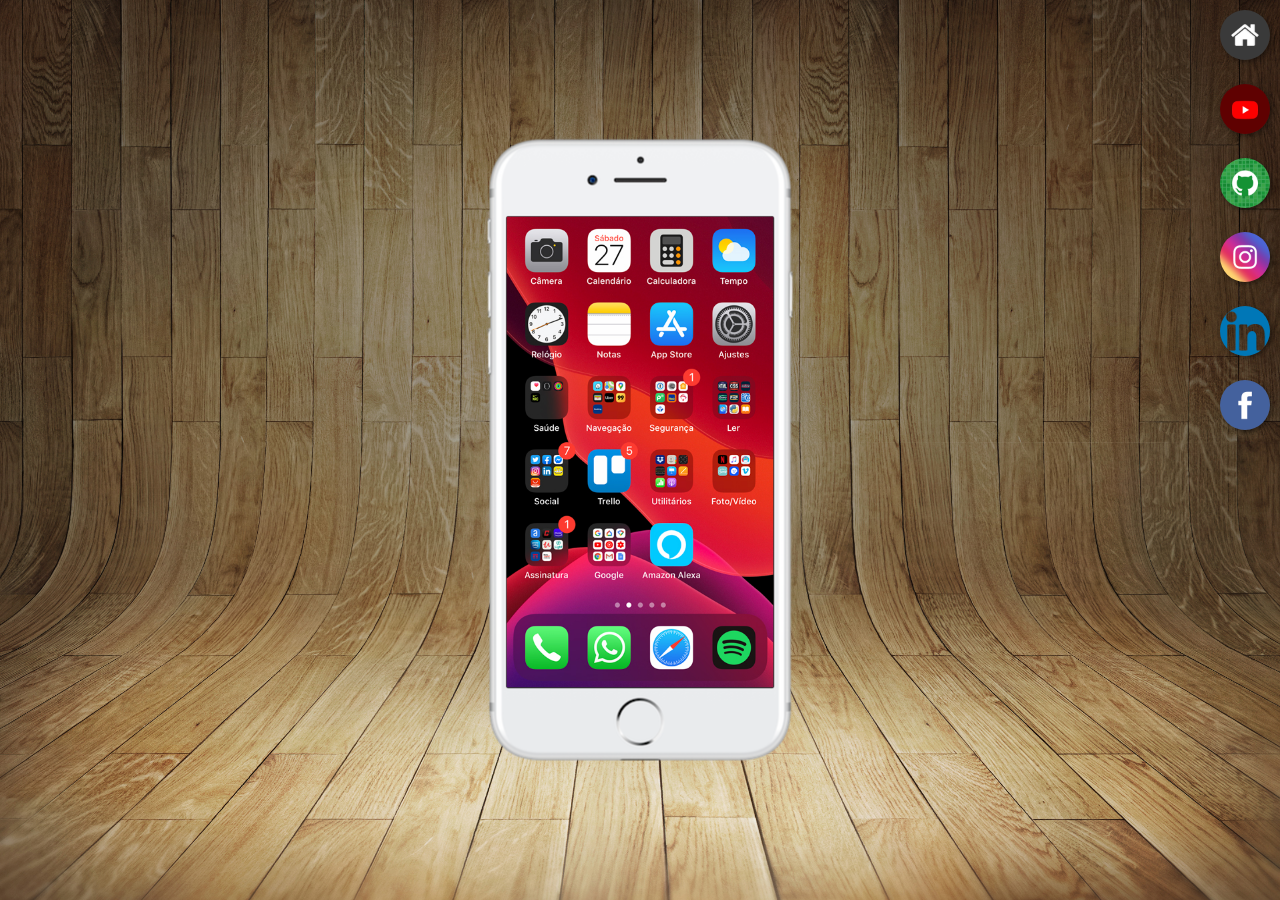
<file: index.html>
<!DOCTYPE html>
<html lang="pt-br">
<head>
    <meta charset="UTF-8">
    <meta name="viewport" content="width=device-width, initial-scale=1.0">
    <title>Projeto Redes Sociais</title>
    <link rel="shortcut icon" href="favicon.ico" type="image/x-icon">
    <link rel="stylesheet" href="estilos/style.css">
</head>
<body>
    <main>
        <section id="telefone">
            <iframe src="home.html" name="tela" id="tela" frameborder="0"></iframe>
        </section>
        <section id="redes-sociais">
            <a href="home.html" target="tela"><img src="imagens/logo-home.jpg" alt="Home"></a><br>
            <a href="youtube.html" target="tela"><img src="imagens/logo-youtube.jpg" alt="YouTube"></a><br>
            <a href="github.html" target="tela"><img src="imagens/logo-github.jpg" alt="GitHub"></a><br>
            <a href="instagram.html" target="tela"><img src="imagens/logo-instagram.jpg" alt="Instagram"></a><br>
            <a href="linkedin.html" target="tela"><img src="imagens/linkedin.jpg" alt="Linkedin"></a><br>
            <a href="facebook.html" target="tela"><img src="imagens/logo-facebook.jpg" alt="Facebook"></a>

        </section>
    </main>
</body>
</html>
</file>
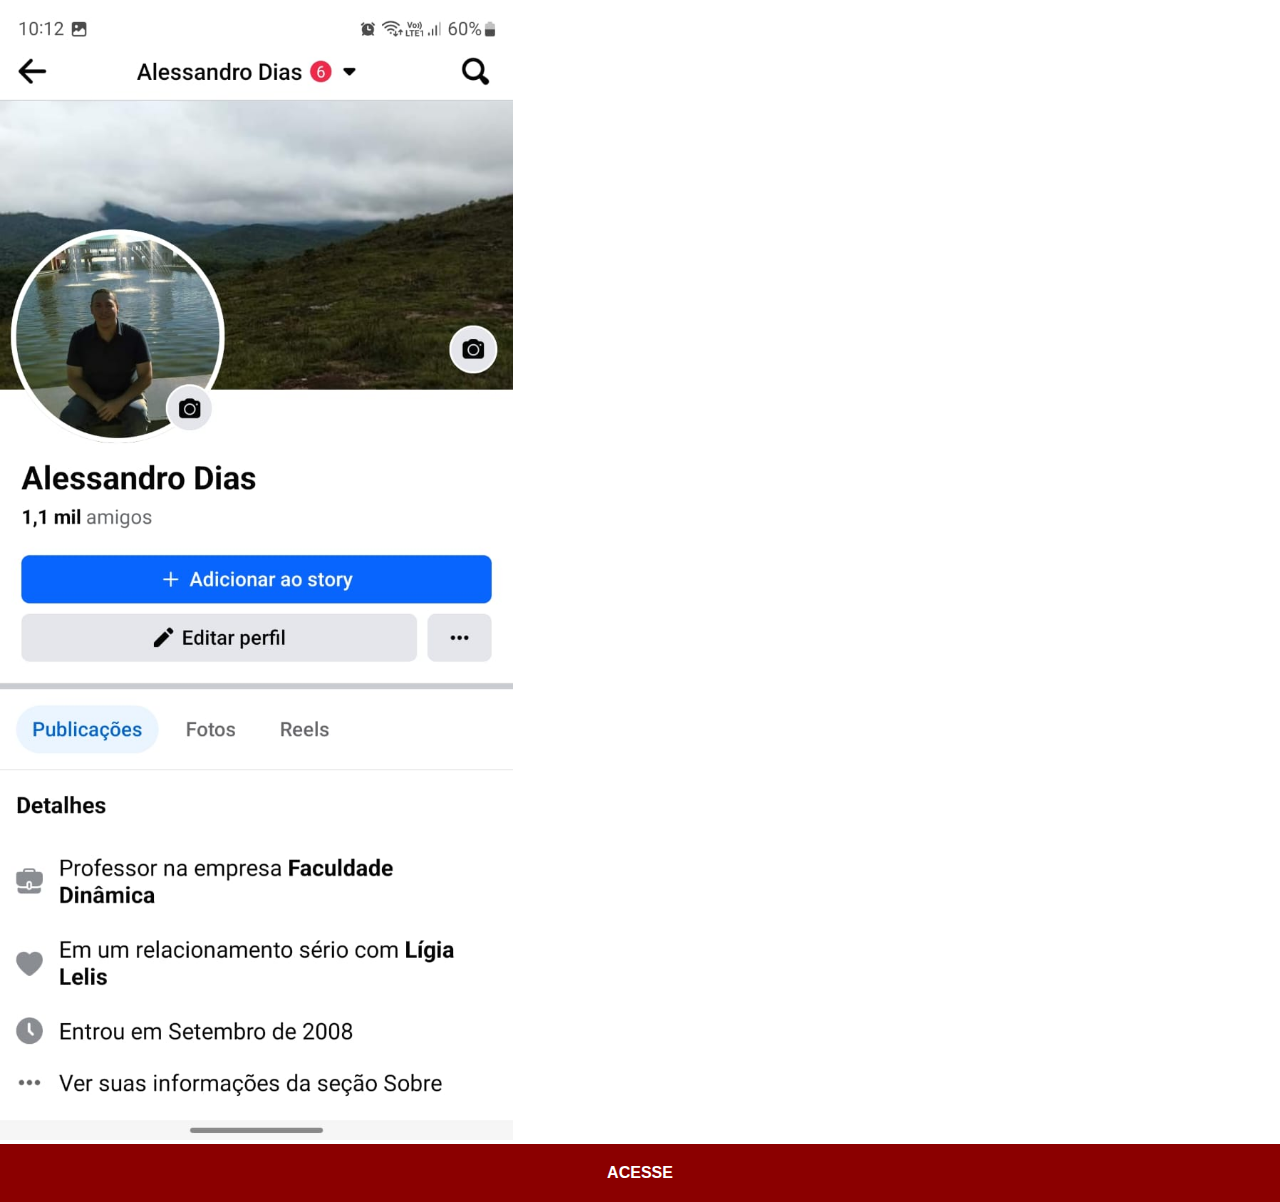
<file: facebook.html>
<!DOCTYPE html>
<html lang="pt-br">
<head>
    <meta charset="UTF-8">
    <meta name="viewport" content="width=device-width, initial-scale=1.0">
    <title>Facebook</title>
    <link rel="stylesheet" href="estilos/social.css">
    
</head>
<body>
    <img src="imagens/tela-facebook.jpg" alt="Facebook">
    <a href="https://www.facebook.com/alessandro.c.dias/" target="_blank">ACESSE</a>
    
</body>
</html>
</file>
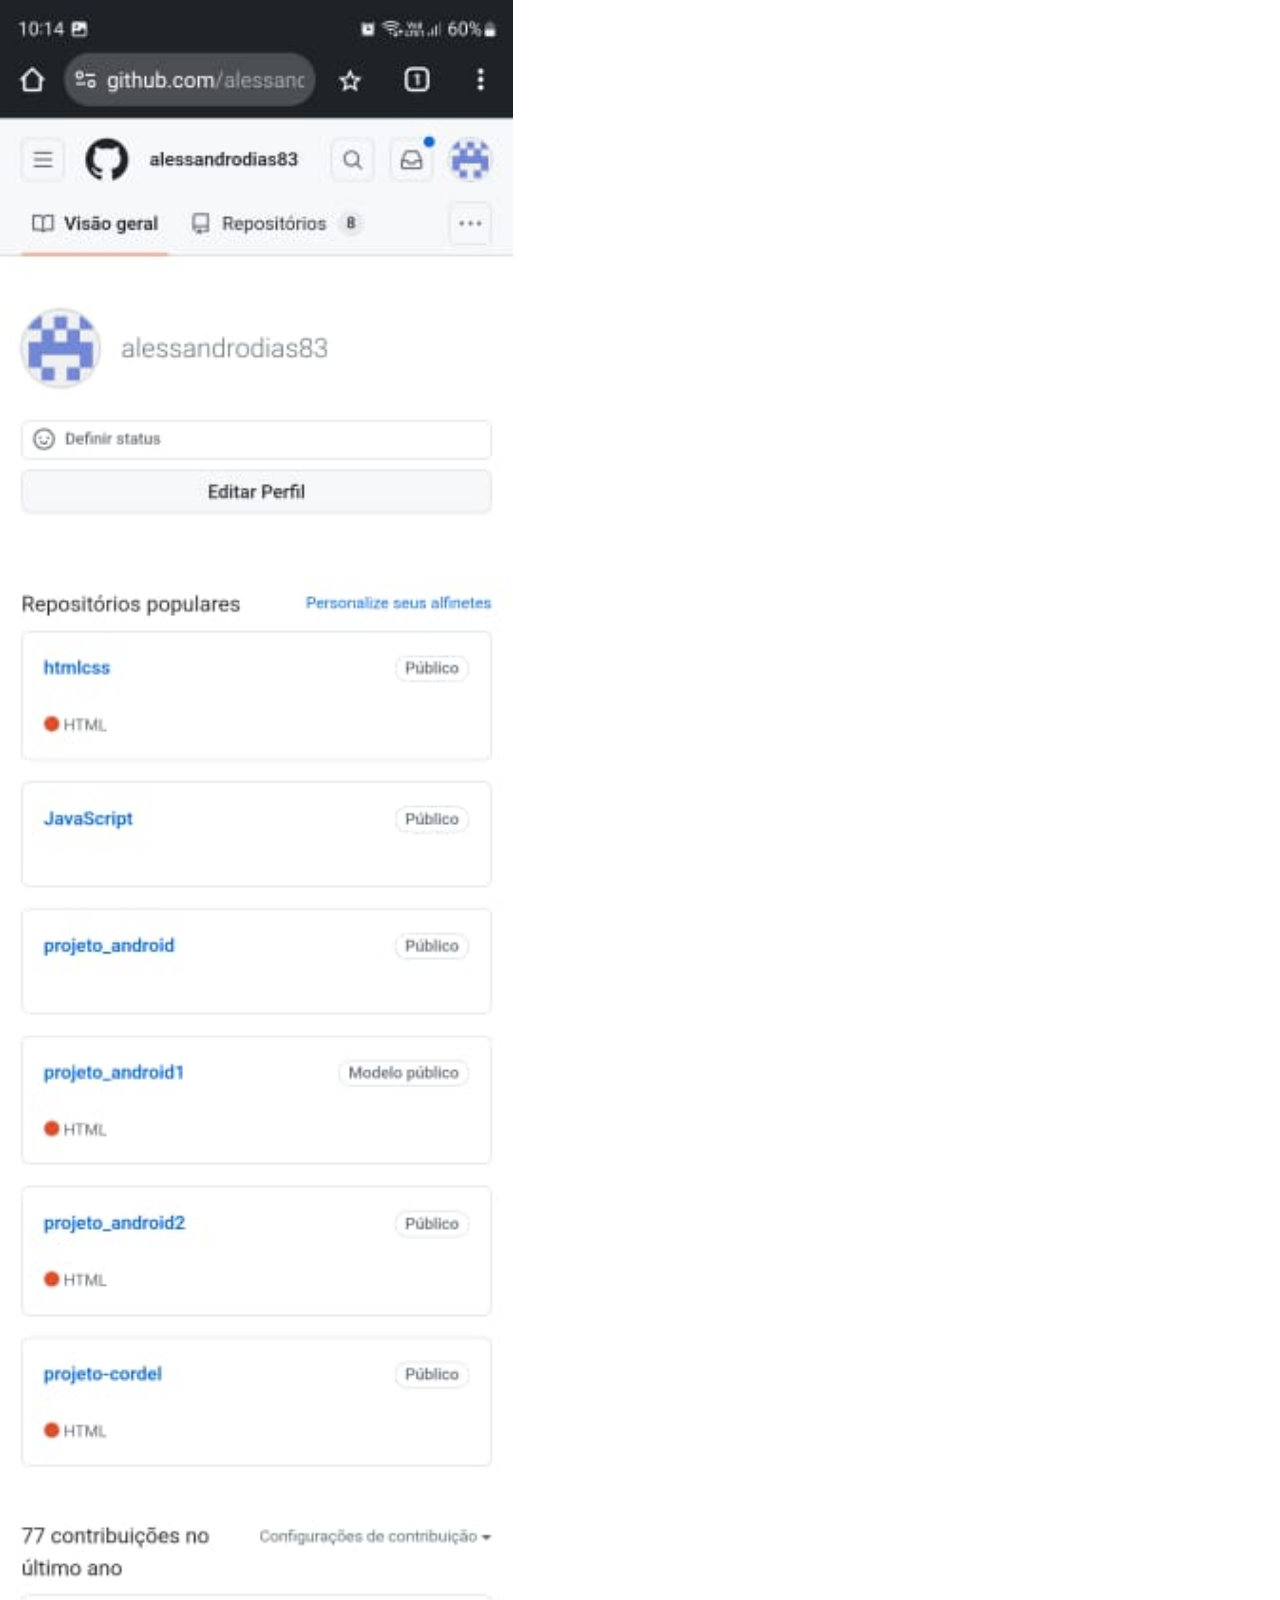
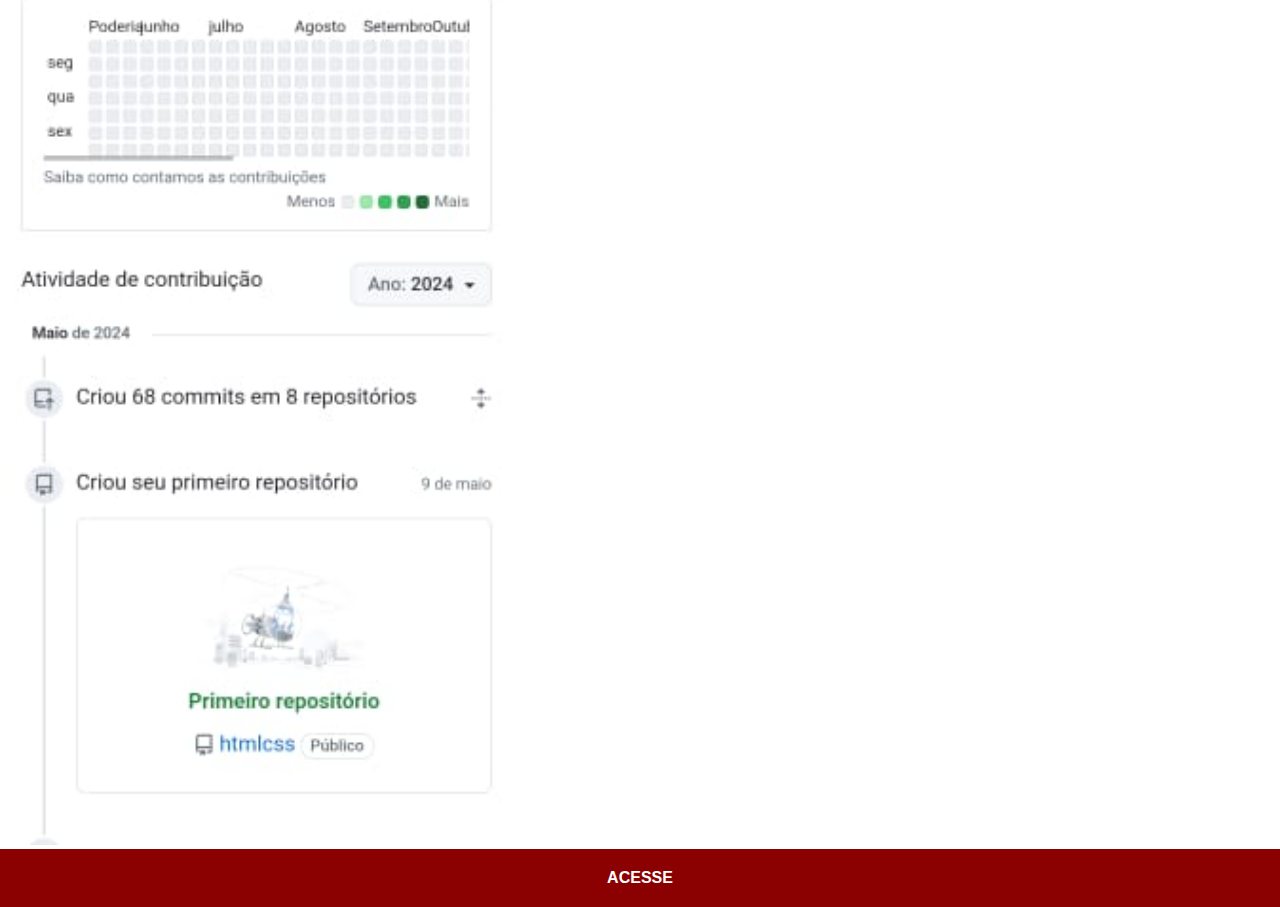
<file: github.html>
<!DOCTYPE html>
<html lang="pt-br">
<head>
    <meta charset="UTF-8">
    <meta name="viewport" content="width=device-width, initial-scale=1.0">
    <title>GitHub</title>
    <link rel="stylesheet" href="estilos/social.css">
    
</head>
<body>
    <img src="imagens/tela-github.jpg" alt="GitHub">
    <a href="https://github.com/alessandrodias83" target="_blank">ACESSE</a>
    
</body>
</html>
</file>
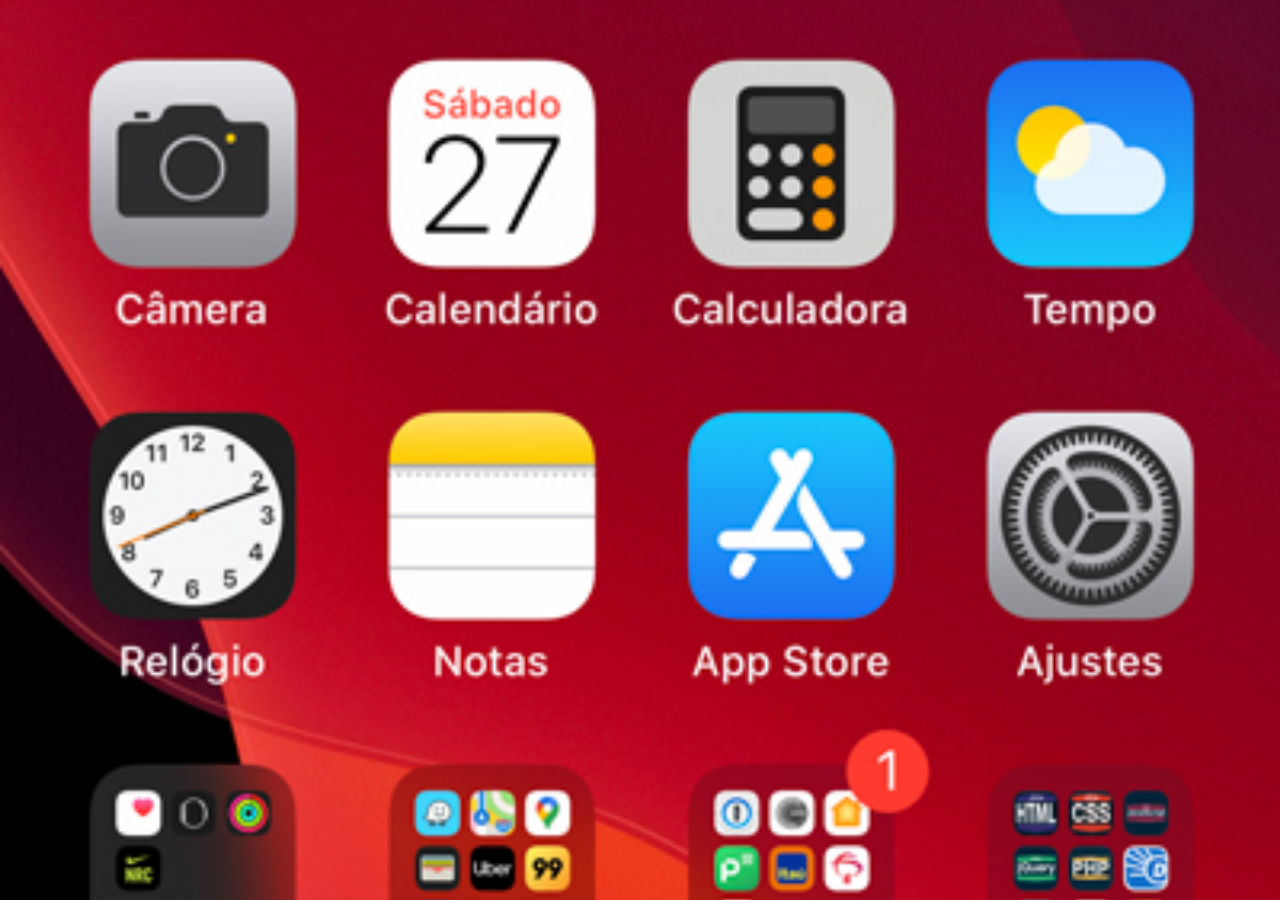
<file: home.html>
<!DOCTYPE html>
<html lang="pt-br">
<head>
    <meta charset="UTF-8">
    <meta name="viewport" content="width=device-width, initial-scale=1.0">
    <title>Home</title>
    <style>
        * {
            margin: 0px;
            padding: 0px;
        }

        body {
            width: 100vw;
            height: 100vh;
            background: black url('imagens/tela-home.jpg') no-repeat top center;
            background-size: cover;
        }
    </style>

</head>
<body>
    
</body>
</html>
</file>
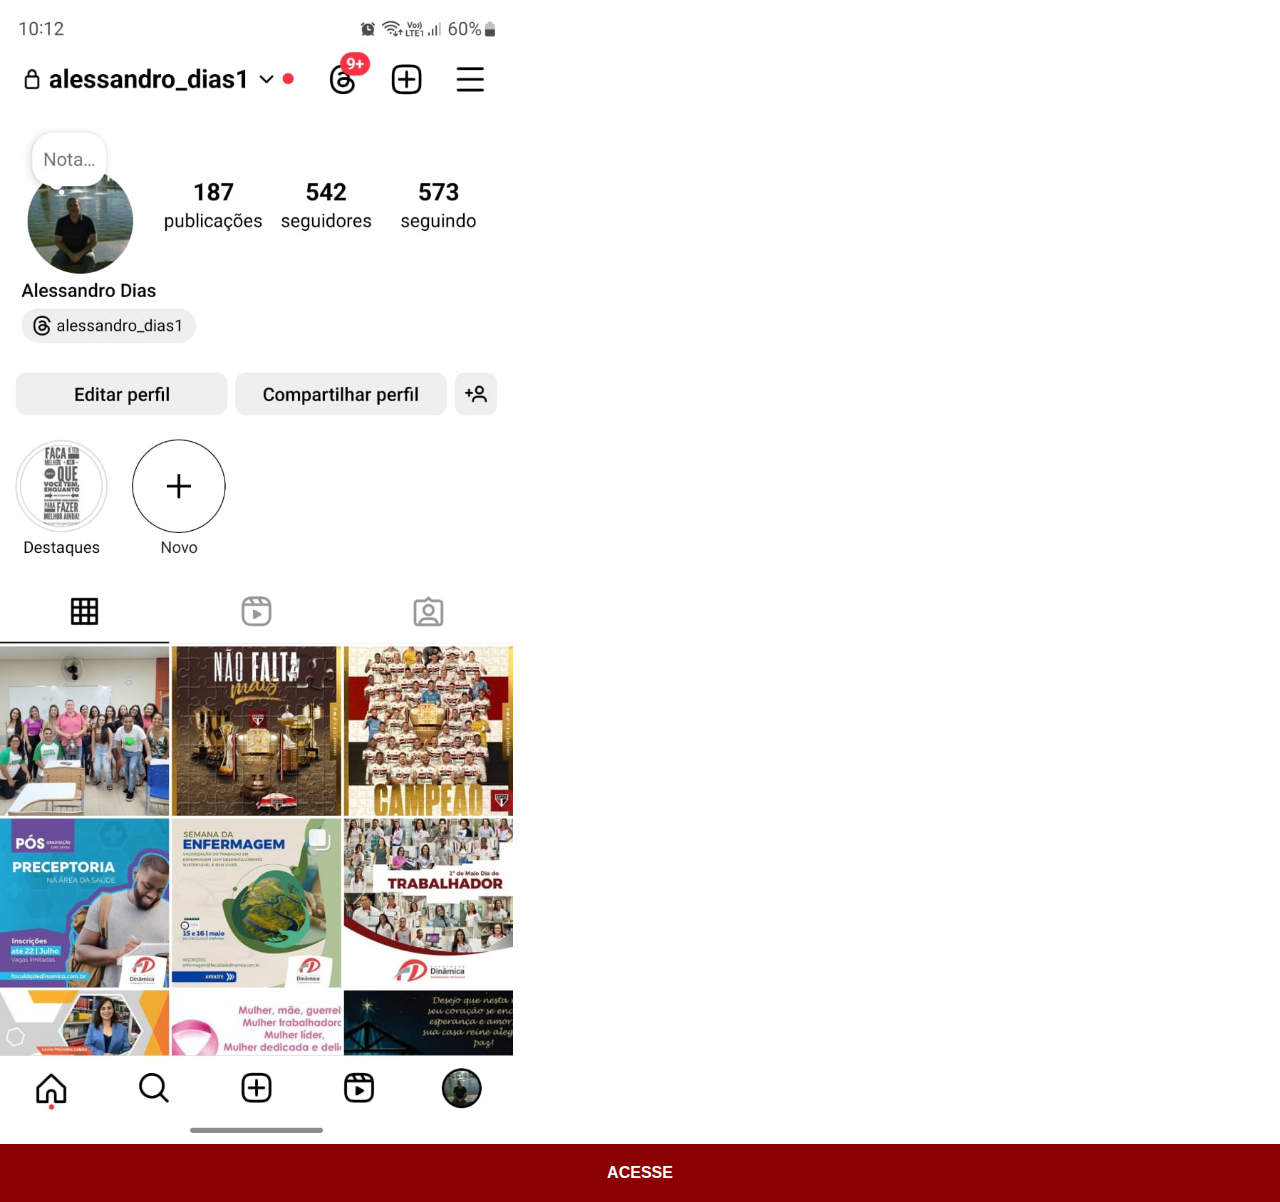
<file: instagram.html>
<!DOCTYPE html>
<html lang="pt-br">
<head>
    <meta charset="UTF-8">
    <meta name="viewport" content="width=device-width, initial-scale=1.0">
    <title>Instagram</title>
    <link rel="stylesheet" href="estilos/social.css">
    
</head>
<body>
    <img src="imagens/tela-instagram.jpg" alt="Instagram">
    <a href="https://www.instagram.com/alessandro_dias1/" target="_blank">ACESSE</a>
    
</body>
</html>
</file>
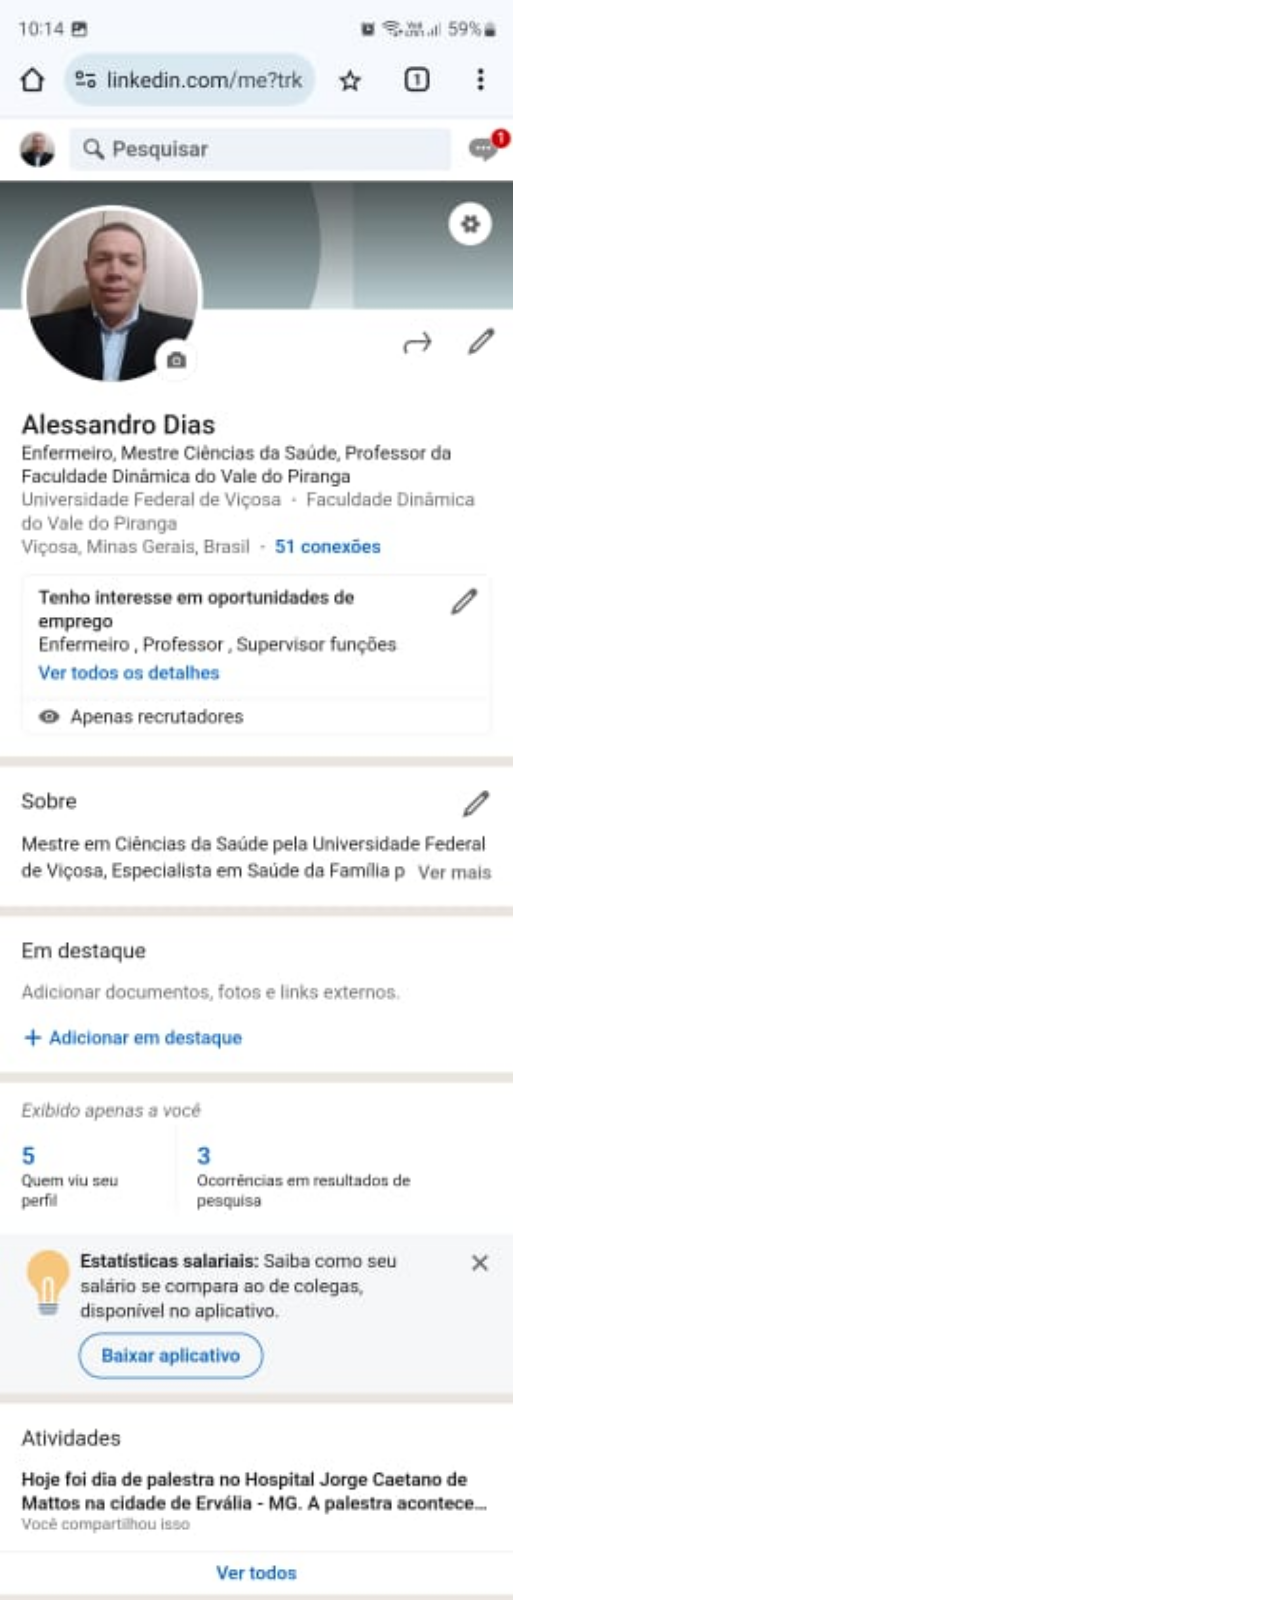
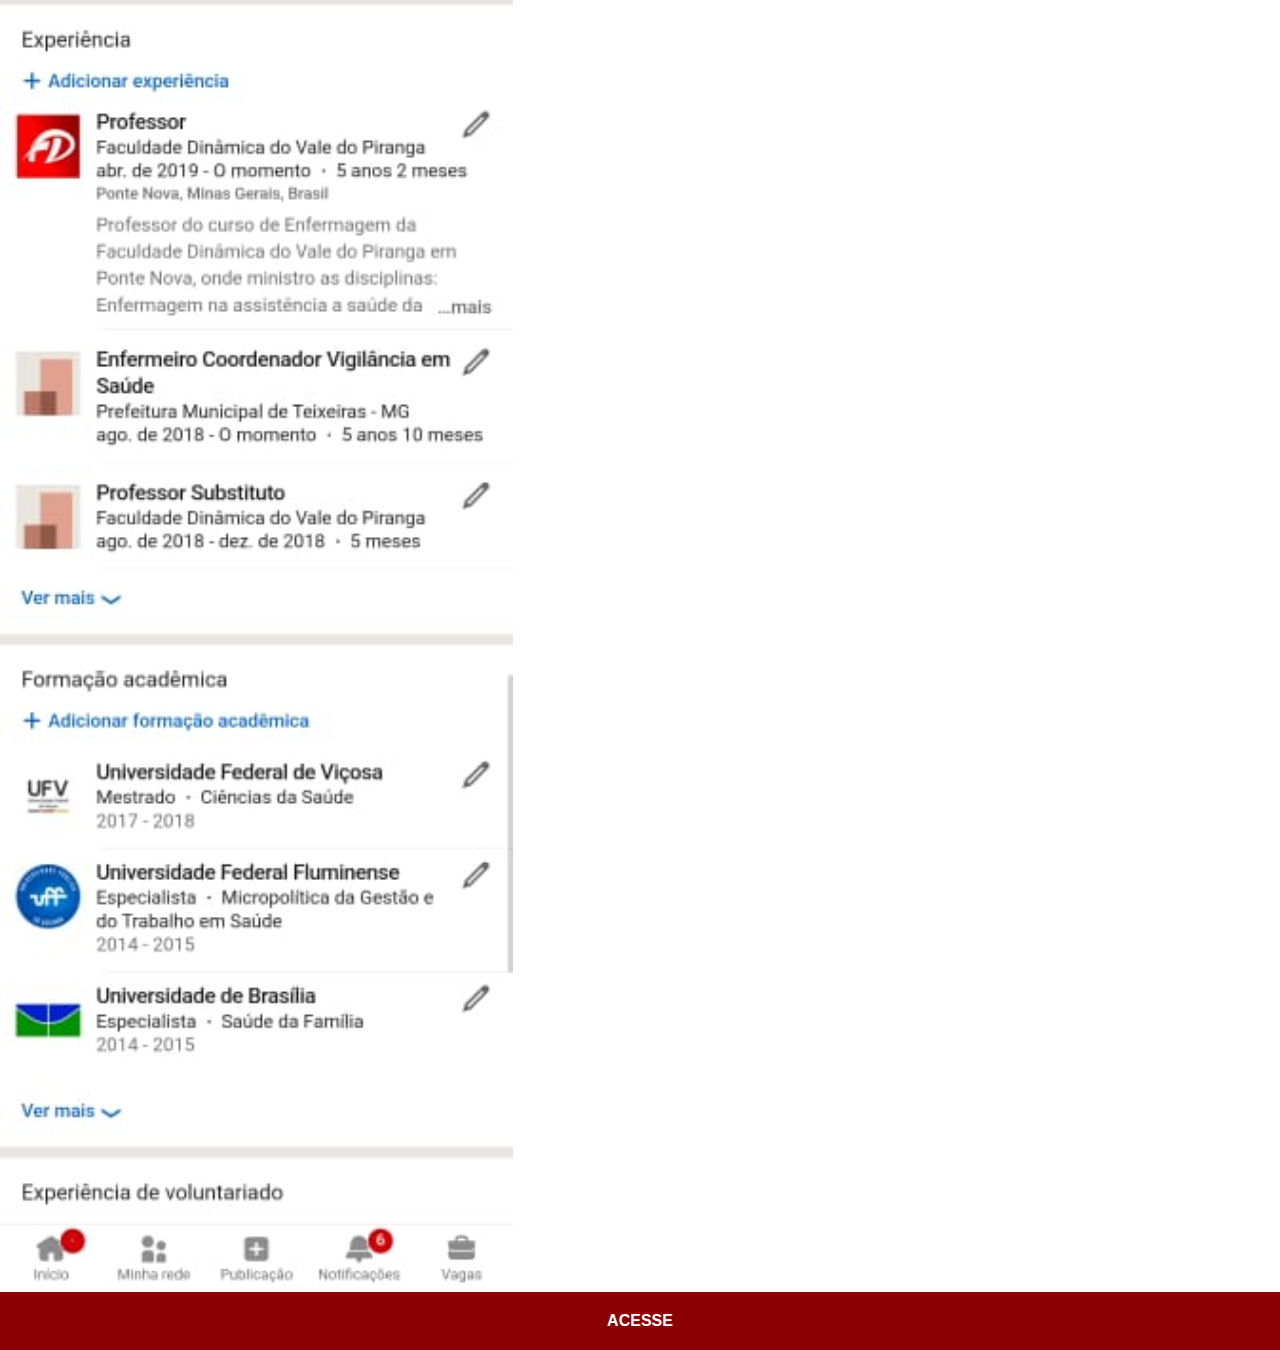
<file: linkedin.html>
<!DOCTYPE html>
<html lang="pt-br">
<head>
    <meta charset="UTF-8">
    <meta name="viewport" content="width=device-width, initial-scale=1.0">
    <title>Linkedin</title>
    <link rel="stylesheet" href="estilos/social.css">
    
</head>
<body>
    <img src="imagens/tela-twitter.jpg" alt="Linkedin">
    <a href="https://www.linkedin.com/in/alessandro-dias-3a084535/" target="_blank">ACESSE</a>
    
</body>
</html>
</file>
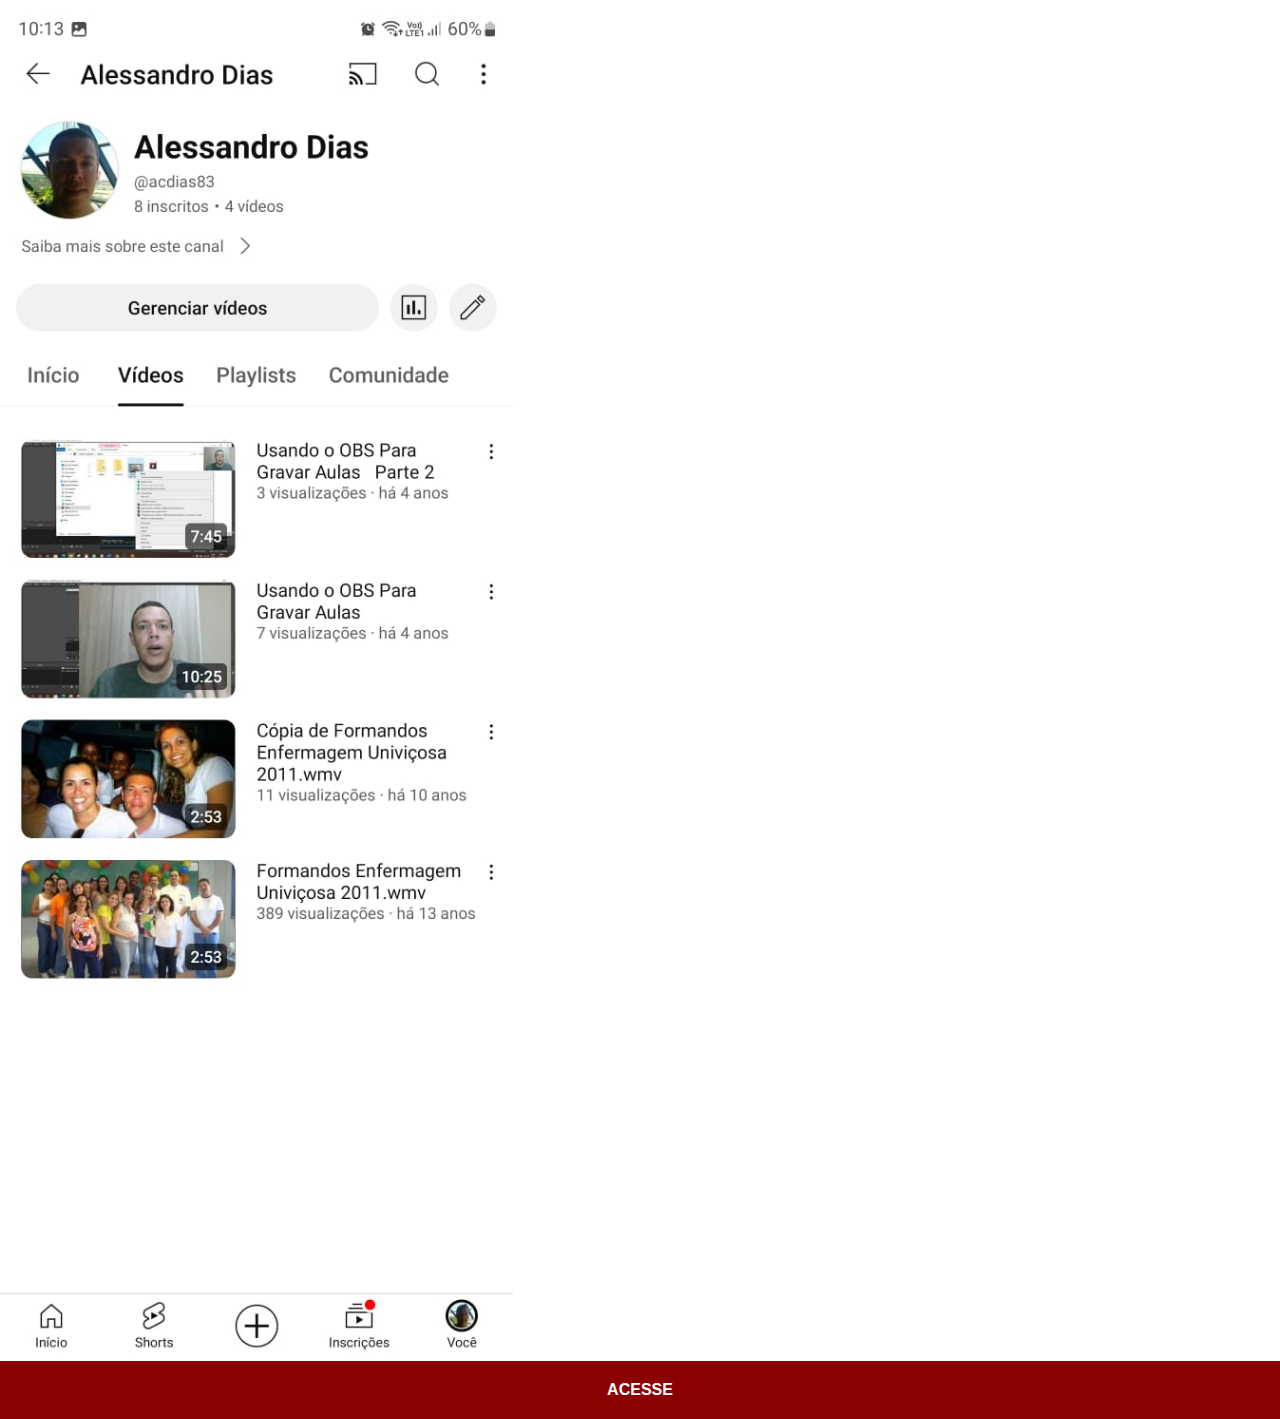
<file: youtube.html>
<!DOCTYPE html>
<html lang="pt-br">
<head>
    <meta charset="UTF-8">
    <meta name="viewport" content="width=device-width, initial-scale=1.0">
    <title>YouTube</title>
    <link rel="stylesheet" href="estilos/social.css">
    
</head>
<body>
    <img src="imagens/tela-youtube.jpg" alt="YouTube">
    <a href="https://www.youtube.com/channel/UC_tUDELnyDCkkzDm4xOfVtg" target="_blank">ACESSE</a>
    
</body>
</html>
</file>
<file: estilos/style.css>
@charset "UFT-8";

* {
    margin: 0px;
    padding: 0px;
    font-family: Arial, Helvetica, sans-serif;
}

html, body {
    height: 100vh;
    width: 100vw;
    background-color: black;
}

main{
    position: relative;
    height: 100vh;
}
body {
    background: url('../imagens/fundo-madeira.jpg') no-repeat top center;
    background-size: cover;
    background-attachment: fixed;
}

section#telefone {
    position: absolute;
    top: 50%;
    left: 50%;
    transform: translate(-50%, -50%);

    height: 627px;
    width: 311px;
    background: url('../imagens/frame-iphone.png') no-repeat;
}

iframe#tela {
    position: relative;
    top: 80px;
    left: 22px;
    width: 267px;
    height: 471px;
}

section#redes-sociais {
    text-align: right;
}
section#redes-sociais img {
    width: 50px;
    margin: 10px;
    border-radius: 50%;
    box-shadow: 2px 2px 5px rgba(0, 0, 0, 0.432);
    box-sizing: border-box;
}

section#redes-sociais img:hover {
    border: 2px solid rgba(255, 255, 255, 0.658);
    transform: translate(-3px, -3px);
    box-shadow: 5px 5px 10px rgba(0, 0, 0, 0.616);
    transition: transform 0.3s, border 0.7s;
}
</file>
<file: estilos/social.css>
@charset "UTF-8";
* {
    margin: 0px;
    padding: 0px;
    font-family: Arial, Helvetica, sans-serif;
}

::-webkit-scrollbar {
    width: 0px;
    height: 0px;
}

img {
    width: 57vh;
 

}

a {
    display: block;
    background-color: darkred;
    color: white;
    padding: 20px;
    text-align: center;
    font-weight: bolder;
    text-decoration: none;

}

a:hover {
    background-color: red;
}
</file>
